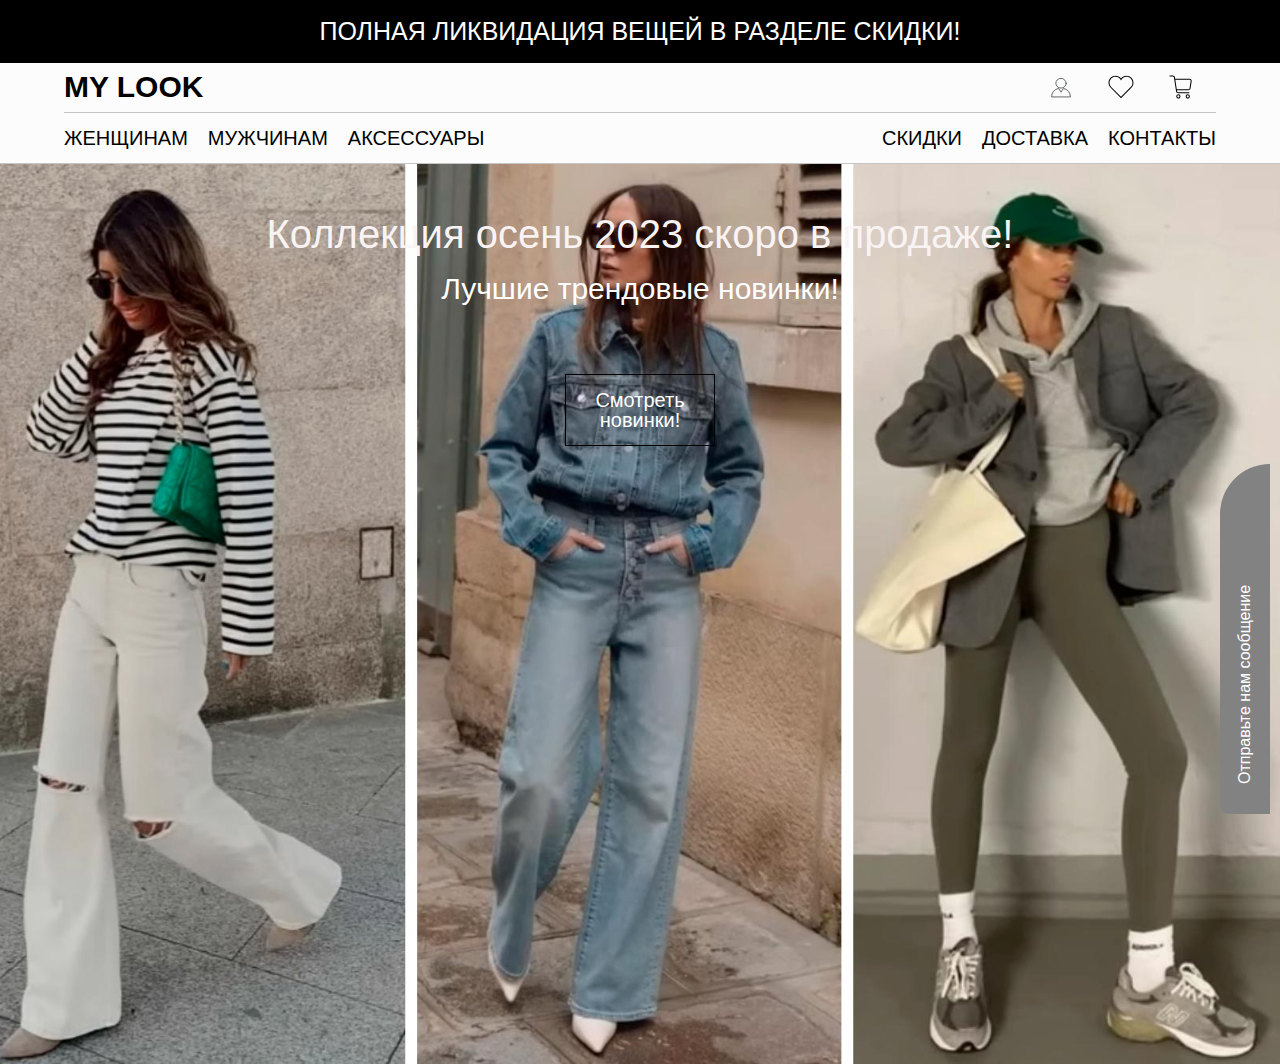
<file: index.html>
<!DOCTYPE html>
<html lang="en">
<head>
    <meta charset="UTF-8">
    <meta name="viewport" content="width=device-width, initial-scale=1.0">
    <title>My Look</title>
    <link rel="stylesheet" href="/css/style.css">
    <link rel="stylesheet" href="/css/style0.css">
</head>
<body>
    <div class="container">
        <div class="header">
            <div class="header__sale">
                <div class="header__wrapper">
                    <h2>ПОЛНАЯ ЛИКВИДАЦИЯ ВЕЩЕЙ В РАЗДЕЛЕ СКИДКИ!</h2>
                </div>
            </div>
            <div class="header__nav">
                <div class="header__wrapper">
                    <div class="header__menu">
                        <div class="menu__icon"><span></span></div>
                        <div class="header__icon-nav" id="icon-nav"></div>
                        <div class="header__logo" id="logo"><a href="index.html">MY LOOK</a></div>
                
                        <div class="header__actions">
                            <div class="icon icon__account" id="icon__account"><img src="/img/svg/account.svg" alt=""></div>
                            <div class="icon icon__favorites" id="icon__favorites"><img src="/img/svg/favorite.svg" alt=""></div>
                            <div class="icon icon__basket" id="icon__basket"><img src="/img/svg/basket.svg" alt=""></div>                            
                            
                        </div>

                    </div>
                    <div class="menu__body">
                        <div class="menu__body_list">
                            <nav class="menu">
                                <div class="menu__items"></div>                     
                                <div class="menu__links"></div>                     
                            </nav>
                        </div>
                        
                    </div>
                    
                </div>
                
            </div>
            
            
        </div>
        <div class="container__submenu">
            <div class="tabs__content">
                <div class="tabs__links">
                    <a href="/index_1.html">свитеры</a>
                    <a href="">костюмы</a>
                    <a href="">платья</a>
                    <a href="">кардиганы</a>
                    <a href="">куртки</a>
                    <a href="">брюки</a>
                    <a href="">туники</a>
                    <a href="">юбки</a>

                </div>
            </div>
            <div class="tabs__content">
                <div class="tabs__links">
                    <a href="">рубашки</a>
                    <a href="">джинсы</a>
                    <a href="">толстовки</a>
                    <a href="">футболки</a>
                    <a href="">брюки</a>
                    <a href="">костюмы</a>
                    <a href="">куртки</a>
                </div>
            </div>
            <div class="tabs__content">
                <div class="tabs__links">
                    <a href="">очки</a>
                    <a href="">рюкзаки</a>
                </div>
            </div>
        </div>


        <div class="section__advert">
            
            <div class="section__preview">
                <div class="section__preview-text">
                    <h1>Коллекция осень 2023 скоро в продаже!</h1>
                    <h3> Лучшие трендовые новинки!</h3>
                    <div class="section__preview-button">
                        Смотреть новинки!
                    </div>  
            </div>

            <div class="button__open__modal">
                <div>Отправьте нам сообщение</div>
            </div>

            <div class="modal__window">
                <form action="" method="" class="popup__message hide">
                    <div class="popup__top">Отправьте нам сообщение
                        <img src="/img/icons8-macos-закрыть-32.png" class="close">
                    </div>
                    <div class="popup__middle">
                        <div class="message">
                            Здравствуйте. 
                        </div>
                        <div class="message">
                            У Вас возникли вопросы? Мы с удовольствием ответим!
                        </div>
                    </div>
                    <div class="popup__bottom">
                        <textarea name="" id="text__message" placeholder="Введите ваше сообщение"></textarea>
                        <button type="submit">Отправить</button>
                    </div>
                </form>
            </div>

            <div class="body__popup__account">
                <div class="popup__account">
                    <div class="content__popup__account">
                        <div class="cansel__icon">
                            <span></span>
                        </div>
                        
                        <p>Моя учетная запись</p>
                        <ul>
                            <li>Авторизация</li>
                            <li>Восстановление пароля</li>
                            <li>Регистрация</li>
                        </ul>
                        <p>Зарегистрироваться</p>
                        <span>Воспользуйтесь преимуществами регистрации:</span>
                        <ul>
                            <li>Заказы: просматривать историю заказов, отслеживать и управлять
                                покупками и возвратами
                            </li>
                        </ul>
                        <button type="button" id="button__registration">Зарегистрироваться !</button>
                    </div>
                </div>

                <div class="modal__registration">
                    <div class="content__modal__registration">
                        <div class="cansel__icon">
                            <span></span>
                        </div>
                        <p>Добро пожаловать в <b>MY LOOK</b></p>
                        <div>
                            <span>Уже есть аккаунт?</span>
                            <button id="btn_1">Войдите</button>                            
                        </div>

                        <input type="text" id="text" placeholder="Введите свое имя">
                        <input type="email" id="email" placeholder="Введите свой email">
                        <div class="checkboxes">
                            <div class="modal__registration_checkboxes">
                                <input type="checkbox" id="check">
                                <label for="check">Подписаться на новости и скидки</label>
                            </div>
                            <div class="modal__registration_checkboxes">
                                <input type="checkbox" id="check-two"> 
                                <label for="check-two">Я даю <a href="">Cогласие на обработку персональных данных</a></label>
                            </div>
                        </div>
                        
                        <span>Нажимая на "Зарегистрироваться" вы соглашаетесь с <a href="">публичной офертой</a></span>
                        <button type="submit" id="btn_2">Зарегистрироваться</button>
                    </div>
                </div>
                <div class="modal__login">
                    <div class="content__modal__login">
                        <div class="cansel__icon">
                            <span></span>
                        </div>
                        <p>Добро пожаловать в <b>MY LOOK</b></p>
                        <div>
                            <span>В первый раз здесь</span>
                            <button id="btn_3">Зарегистрируйтесь</button>
                        </div>
                        <input type="tel" name="" id="tel" placeholder="Введите номер телефона">
                        <button type="submit" id="btn_4">Войти</button>
                        
                    </div>
                </div>


            </div>
            
                         
            
            
            

            
        </div>
        <footer></footer>

    </div>



    <script src="/script/script.js"></script>
</body>
</html>
</file>
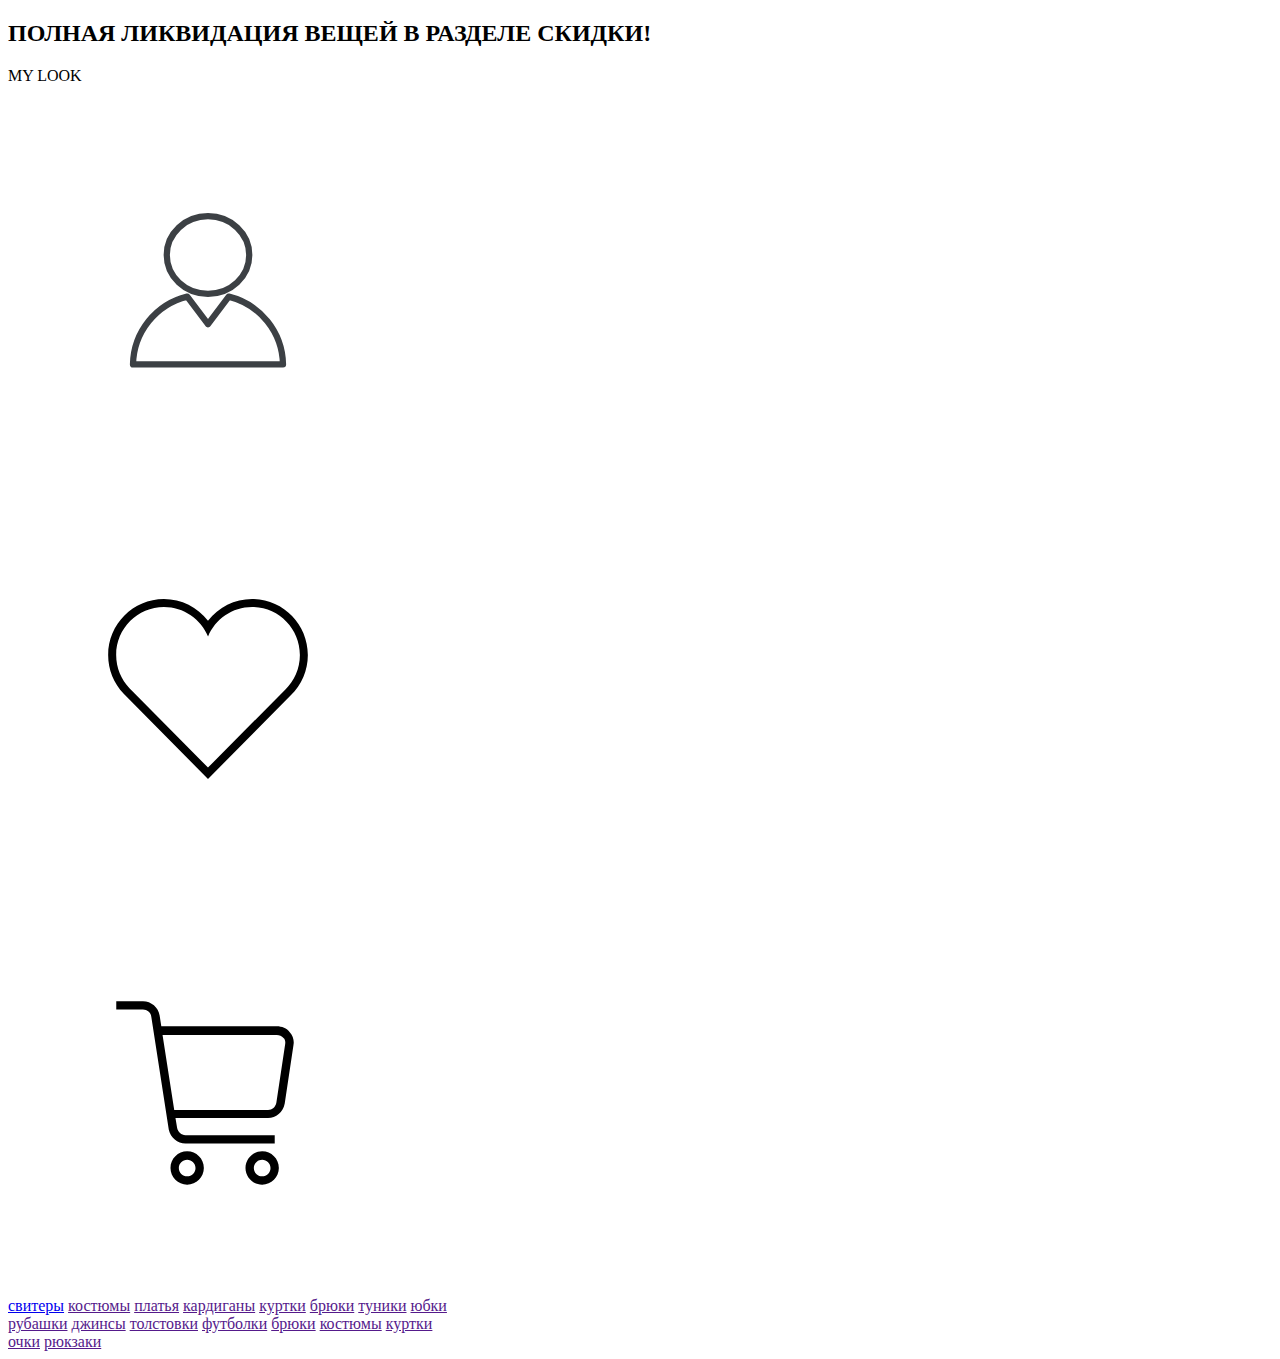
<file: header.html>
<!DOCTYPE html>
<html lang="en">
<head>
    <meta charset="UTF-8">
    <meta name="viewport" content="width=device-width, initial-scale=1.0">
    <title>Document</title>
</head>
<body>
    <div class="container">
        <div class="header">
            <div class="header__sale">
                <div class="header__wrapper">
                    <h2>ПОЛНАЯ ЛИКВИДАЦИЯ ВЕЩЕЙ В РАЗДЕЛЕ СКИДКИ!</h2>
                </div>
            </div>
            <div class="header__nav">
                <div class="header__wrapper">
                    <div class="header__menu">
                        <div class="menu__icon"><span></span></div>
                        <div class="header__icon-nav" id="icon-nav"></div>
                        <div class="header__logo" id="logo">MY LOOK</div>
                
                        <div class="header__actions">
                            <div class="icon icon__account" id="icon__account"><img src="/img/svg/account.svg" alt=""></div>
                            <div class="icon icon__favorites" id="icon__favorites"><img src="/img/svg/favorite.svg" alt=""></div>
                            <div class="icon icon__basket" id="icon__basket"><img src="/img/svg/basket.svg" alt=""></div>                            
                            
                        </div>

                    </div>
                    <div class="menu__body">
                        <div class="menu__body_list">
                            <nav class="menu">
                                <div class="menu__items"></div>                     
                                <div class="menu__links"></div>                     
                            </nav>
                        </div>
                        
                    </div>
                    
                </div>
                
            </div>
        </div>
        <div class="container__submenu">
            <div class="tabs__content">
                <div class="tabs__links">
                    <a href="/index_1.html">свитеры</a>
                    <a href="">костюмы</a>
                    <a href="">платья</a>
                    <a href="">кардиганы</a>
                    <a href="">куртки</a>
                    <a href="">брюки</a>
                    <a href="">туники</a>
                    <a href="">юбки</a>

                </div>
            </div>
            <div class="tabs__content">
                <div class="tabs__links">
                    <a href="">рубашки</a>
                    <a href="">джинсы</a>
                    <a href="">толстовки</a>
                    <a href="">футболки</a>
                    <a href="">брюки</a>
                    <a href="">костюмы</a>
                    <a href="">куртки</a>
                </div>
            </div>
            <div class="tabs__content">
                <div class="tabs__links">
                    <a href="">очки</a>
                    <a href="">рюкзаки</a>
                </div>
            </div>
        </div>
        <footer></footer>

    </div>
</body>
</html>
</file>
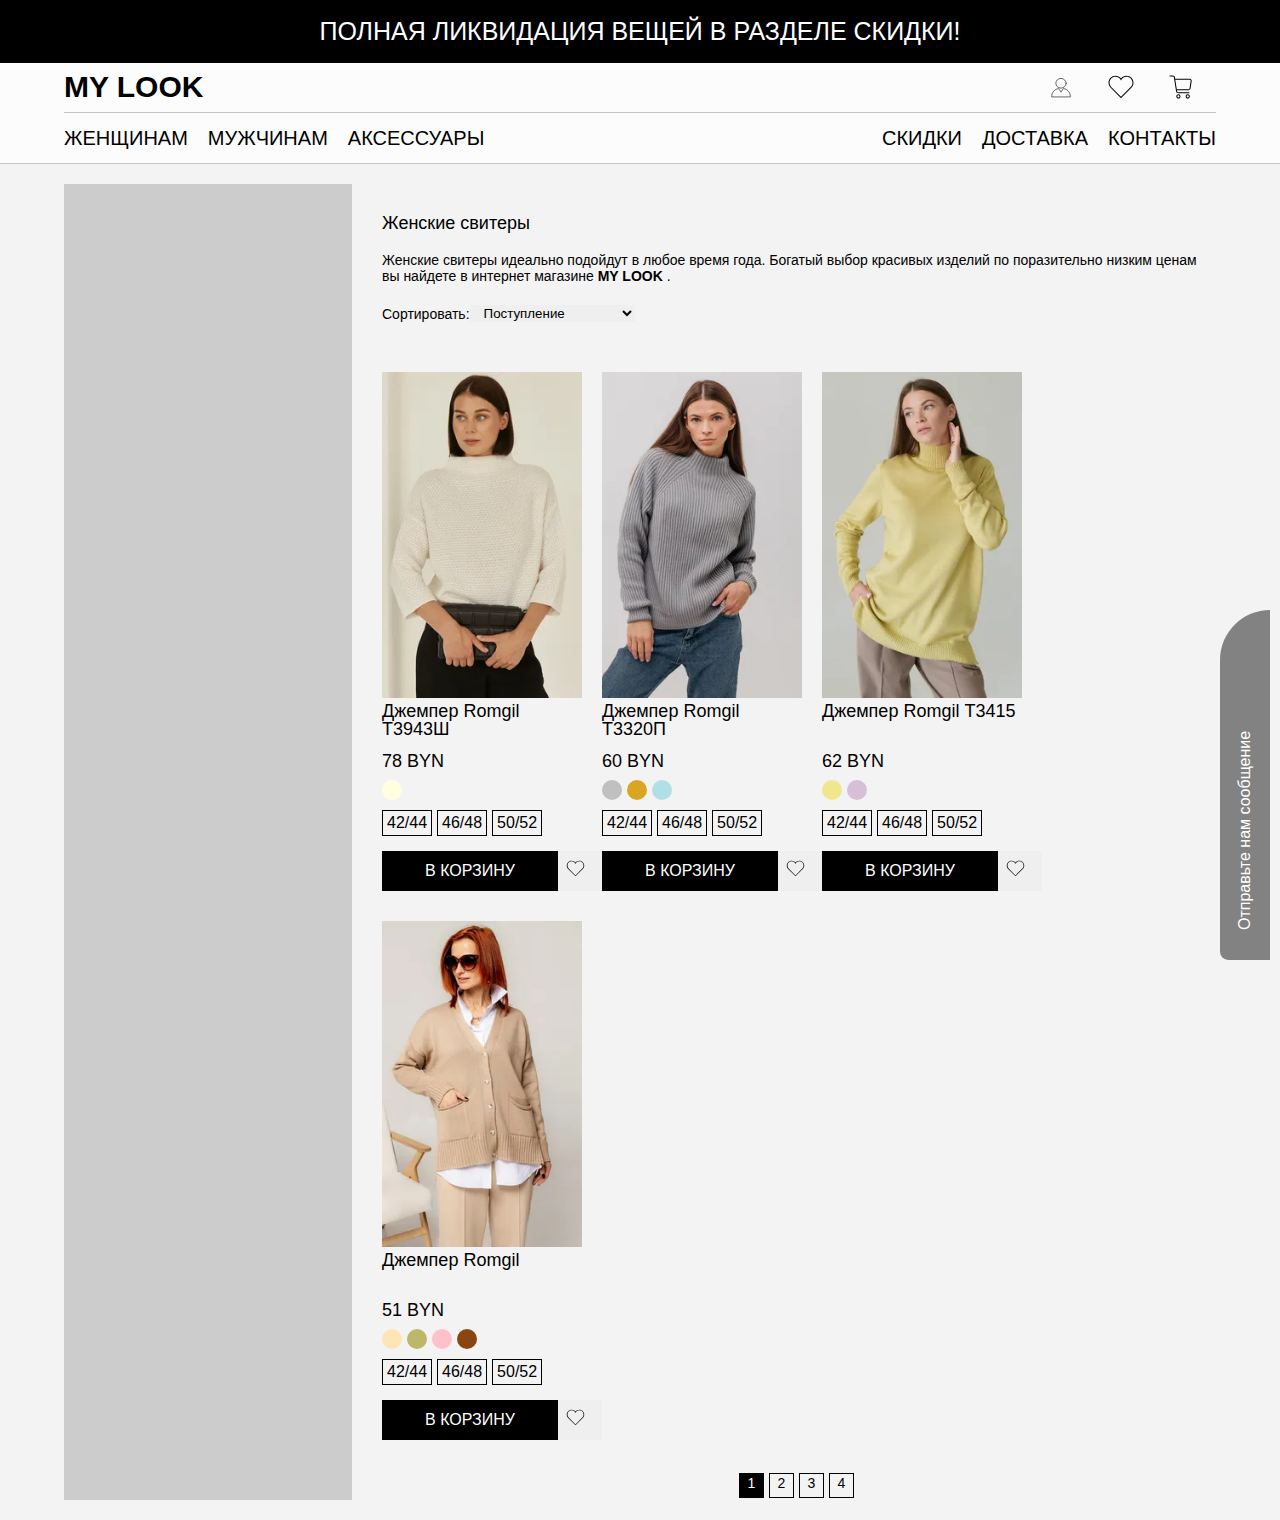
<file: index_1.html>
<!DOCTYPE html>
<html lang="en">
<head>
    <meta charset="UTF-8">
    <meta name="viewport" content="width=device-width, initial-scale=1.0">
    <title>Купить женские свитеры</title>
    <link rel="stylesheet" href="/css/style.css">
    <link rel="stylesheet" href="/css/style0.css">

</head>
<body>
    <div class="container">
        <div class="header">
            <div class="header__sale">
                <div class="header__wrapper">
                    <h2>ПОЛНАЯ ЛИКВИДАЦИЯ ВЕЩЕЙ В РАЗДЕЛЕ СКИДКИ!</h2>
                </div>
            </div>
            <div class="header__nav">
                <div class="header__wrapper">
                    <div class="header__menu">
                        <div class="menu__icon"><span></span></div>
                        <div class="header__icon-nav" id="icon-nav"></div>
                        <div class="header__logo" id="logo"><a href="index.html">MY LOOK</a></div>
                
                        <div class="header__actions">
                            <div class="icon icon__account" id="icon__account"><img src="/img/svg/account.svg" alt=""></div>
                            <div class="icon icon__favorites" id="icon__favorites"><img src="/img/svg/favorite.svg" alt=""></div>
                            <div class="icon icon__basket" id="icon__basket"><img src="/img/svg/basket.svg" alt=""></div>                            
                            
                        </div>

                    </div>
                    <div class="menu__body">
                        <div class="menu__body_list">
                            <nav class="menu">
                                <div class="menu__items"></div>                     
                                <div class="menu__links"></div>                     
                            </nav>
                        </div>
                        
                    </div>
                    
                </div>
                
            </div>
        </div>
        <div class="container__submenu">
            <div class="tabs__content">
                <div class="tabs__links">
                    <a href="/index_1.html">свитеры</a>
                    <a href="">костюмы</a>
                    <a href="">платья</a>
                    <a href="">кардиганы</a>
                    <a href="">куртки</a>
                    <a href="">брюки</a>
                    <a href="">туники</a>
                    <a href="">юбки</a>

                </div>
            </div>
            <div class="tabs__content">
                <div class="tabs__links">
                    <a href="">рубашки</a>
                    <a href="">джинсы</a>
                    <a href="">толстовки</a>
                    <a href="">футболки</a>
                    <a href="">брюки</a>
                    <a href="">костюмы</a>
                    <a href="">куртки</a>
                </div>
            </div>
            <div class="tabs__content">
                <div class="tabs__links">
                    <a href="">очки</a>
                    <a href="">рюкзаки</a>
                </div>
            </div>


        </div>
        
            <div class="button__open__modal">
                <div>Отправьте нам сообщение</div>
            </div>

            <div class="modal__window">
                <form action="" method="" class="popup__message hide">
                    <div class="popup__top">Отправьте нам сообщение
                        <img src="/img/icons8-macos-закрыть-32.png" class="close">
                    </div>
                    <div class="popup__middle">
                        <div class="message">
                            Здравствуйте. 
                        </div>
                        <div class="message">
                            У Вас возникли вопросы? Мы с удовольствием ответим!
                        </div>
                    </div>
                    <div class="popup__bottom">
                        <textarea name="" id="text__message" placeholder="Введите ваше сообщение"></textarea>
                        <button type="submit">Отправить</button>
                    </div>
                </form>
            </div>

            <div class="body__popup__account">
                <div class="popup__account">
                    <div class="content__popup__account">
                        <div class="cansel__icon">
                            <span></span>
                        </div>
                        
                        <p>Моя учетная запись</p>
                        <ul>
                            <li>Авторизация</li>
                            <li>Восстановление пароля</li>
                            <li>Регистрация</li>
                        </ul>
                        <p>Зарегистрироваться</p>
                        <span>Воспользуйтесь преимуществами регистрации:</span>
                        <ul>
                            <li>Заказы: просматривать историю заказов, отслеживать и управлять
                                покупками и возвратами
                            </li>
                        </ul>
                        <button type="button" id="button__registration">Зарегистрироваться !</button>
                    </div>
                </div>

                <div class="modal__registration">
                    <div class="content__modal__registration">
                        <div class="cansel__icon">
                            <span></span>
                        </div>
                        <p>Добро пожаловать в <b>MY LOOK</b></p>
                        <div>
                            <span>Уже есть аккаунт?</span>
                            <button id="btn_1">Войдите</button>                            
                        </div>

                        <input type="text" id="text" placeholder="Введите свое имя">
                        <input type="email" id="email" placeholder="Введите свой email">
                        <div class="checkboxes">
                            <div class="modal__registration_checkboxes">
                                <input type="checkbox" id="check">
                                <label for="check">Подписаться на новости и скидки</label>
                            </div>
                            <div class="modal__registration_checkboxes">
                                <input type="checkbox" id="check-two"> 
                                <label for="check-two">Я даю <a href="">Cогласие на обработку персональных данных</a></label>
                            </div>
                        </div>
                        
                        <span>Нажимая на "Зарегистрироваться" вы соглашаетесь с <a href="">публичной офертой</a></span>
                        <button type="submit" id="btn_2">Зарегистрироваться</button>
                    </div>
                </div>
                <div class="modal__login">
                    <div class="content__modal__login">
                        <div class="cansel__icon">
                            <span></span>
                        </div>
                        <p>Добро пожаловать в <b>MY LOOK</b></p>
                        <div>
                            <span>В первый раз здесь</span>
                            <button id="btn_3">Зарегистрируйтесь</button>
                        </div>
                        <input type="tel" name="" id="tel" placeholder="Введите номер телефона">
                        <button type="submit" id="btn_4">Войти</button>
                        
                    </div>
                </div>
            </div>
        
        <div class="section__ptoducts__list">
            <div class="ptoducts__filters"></div>
            <div class="products__list">
                <p>Женские свитеры</p>
                <span>Женские свитеры идеально подойдут в любое время года. Богатый выбор красивых изделий по поразительно низким ценам вы найдете в интернет магазине <b>MY LOOK</b> .</span>
                <div class="filter__price">
                    <div>Сортировать:</div>
                    <select name="filter__price" id="filter__price">
                        <option value="">Поступление</option>
                        <option value="">Цена по возрастанию</option>
                        <option value="">Цена по убыванию</option>
                    </select>
                </div>
                <div class="product__cards">
                    
                </div>
                <div class="pagination">
                    <ul class="pagination__list">
                        <!-- <li>1</li>
                        <li>2</li>
                        <li>3</li>
                        <li>4</li>
                        <li>5</li> -->
                    </ul>  
                </div>
            </div>
            
        </div>
        <footer></footer>
    </div>
    


    <script src="/script/script.js"></script>
</body>
</html>
</file>
<file: css/style.css>
*{
    font-family:Verdana, Geneva, Tahoma, sans-serif;
}
body._lock{
    overflow: hidden;
}
.container{
    background-color: rgb(243, 243, 243);
    min-height: 100%;
    position: relative;
}
.header {
    display: flex;
    flex-direction: column;
}
.header__sale {
    background-color: black;
    color: #fff;
    padding: 15px 0;
    z-index: 10;
}
.header__wrapper {
    max-width: 90%;
    margin: 0 auto;

}
.header__menu{
    max-height: 50px;
    display: flex;
    justify-content: space-between;
    align-items: center;
    border-bottom: 1px solid #c5c5c5;
}
.header__icon-nav{
    display: none;
}

/* menu */
.menu{
    min-height: 50px;
    display: flex;
    justify-content: space-between;
}
nav.menu{
    display: flex;
}
.header__wrapper h2{
    max-width: 70%;
    font-size: 25px ;
    font-weight: 400;
    line-height: 1.3;
    text-align: center;
    margin: 0 auto ;
}
.header__nav {
    background-color: rgb(252, 252, 252);
    color: #000;
    border-bottom: 1px solid #c5c5c5;
    z-index: 10;
}
.header__logo a {
    font-size: 30px;
    font-weight: 800;
    color: #000;
}
.header__actions {
    display: flex;
    justify-content: flex-end;
    flex-basis: 30%;
}
.icon{
    margin-right: 10px;
}
.icon__account img,.icon__favorites img,.icon__basket img{
    width: 50px;
    height: 50px;
    
}
.icon__account:hover, .icon__favorites:hover, .icon__basket {
    cursor: pointer;
}
.menu__icon{
    display: none;
    
}
.menu__items{
    display: flex;
    height: 50px;
    width: 60%;
    align-items: center;
  
}


.item__style, .link__style{
    font-size: 20px;
    margin-right: 20px;
    display: flex;
    align-items: center;
}
.menu__links{
    display: flex;
    width: 40% ;
    align-items: center;
    justify-content: flex-end;
}
.link__style:last-child{
    margin-right: 0px;
}
.link__style:hover{
    cursor: pointer;
    color: #b4b4b4;
}
.item__style:hover{
    cursor: pointer;
    color: #b4b4b4;
}
.container__submenu{
    height:300px;
    padding-left: 55px;
    padding-top: 30px;
    display: none;
}


.tabs__content{
    animation-name: show-submenu;
    animation-duration: 0.5s;
}
.tabs__links{
    display: flex;
    flex-direction: column;
    width: 200px;
    height: 200px;

    
}
.tabs__links a{
    color: #000;
    font-size: 18px;
    font-weight: 500;
    text-transform: uppercase;
    margin-bottom: 8px;
}
.tabs__links a:hover{
    color: #b4b4b4;
}

@media (max-width:920px) {
  
    .header__menu{
        justify-content: left;
    }
    .header__actions{
        margin-left: auto;
    }
    .header__wrapper h2{
        font-size: 15px;
    }
    
    .menu__icon{
        z-index: 10;
        display: block;
        position: relative;
        width: 30px;
        height: 18px;
        cursor: pointer;
        margin-right: 20px;
    }
    .menu__icon:before,
    .menu__icon:after,
    .menu__icon span{
        left: 0;
        position: absolute;
        height: 10%;
        width: 100%;
        transition: all 0.3s ease 0s;
        background-color: #000;
    }
    .menu__icon:before,
    .menu__icon:after{
        content: "";
    }
    .menu__icon:before{
        top: 0;
    }
    .menu__icon:after{
        bottom: 0;
    }
    .menu__icon span{
        top: 50%;
        transform: scale(1) translate(0px, -50%);
    }
    .menu__body{
        position: fixed;
        z-index: 15;
        background-color: rgba(0, 0, 0, 80%);

        left: -100%;
        width: 100%;
        height: 100%;
    }
    .menu__body._active{
        left: 0;
    }
    .menu__body_list{
        position: fixed;
        z-index: 16;
        background-color: #fff;
        left: -100%;
        width: 40%;
        height: 100%;
        padding: 30px 0px 30px 30px;
        transition: left 0.3s ease 0s;
        

    }
    .menu__body_list._active{
        left: 0;
    }
    nav.menu{
        display: flex;
        flex-direction: column;
    }
    .menu__items,
    .menu__links{
        display: flex;
        flex-direction: column;
        align-items: flex-start;
        
    }

    .menu__items{
        width: 100%;
        height: min-content;
        margin-bottom: 40px;
    }

    .item__style,
    .link__style{
        width: 100%;
        font-family: Verdana, Geneva, Tahoma, sans-serif;
        font-size: 18px;
        display: flex;
        flex-direction: column;
        align-items: flex-start;
        font-weight: 500;
    }
    .link__style{
        margin-bottom: 20px;
    }

    .tabs__content{
        display: block;
        padding-left: 20px;
        padding-bottom: 20px;
    }

    .icon__arrow{
        z-index: 50;
        display: block;
        position: relative;
        width: 15px;
        height: 15px;
        cursor: pointer;
        margin: -12px 20px 20px auto;
        transform: rotate(90deg);
    }
    
    .icon__arrow:before,
    .icon__arrow:after{
        left: 0;
        position: absolute;
        height: 50%;
        width: 10%;
        transition: all 0.3s ease 0s;
        background-color: #000;
        content: "";
    }
    .icon__arrow:before{
        top: 0;
    }
    .icon__arrow:after{
        bottom: 0;
    }
    .icon__arrow:before{
        transform: rotate(-45deg);
    }
    .icon__arrow:after{
        transform: translate(0, -2px) rotate(45deg);
    }
}







/* Section */
.section__advert {
    background-image: url(/img/back.jpg);
    min-width: 100%;
    background-position: center;
    background-repeat: no-repeat;
    background-size: cover;
    height: 100vh;
    background-position-y: top ;
    display: flex;
    justify-content: center;
    padding-top: 50px;
    position: relative;

}
h1, h3{
    display: inline-block;
    margin-bottom: 20px;
}
h1{
    color: #faf3f3;
    font-size: 40px;
    font-weight: 400;
    
}
h3{
    color: #ffffff;
    font-size: 30px;
    font-weight: 300;
}

.section__preview-text {
    display: flex;
    flex-direction: column;
    text-align: center;
    align-items: center;

}
.section__preview-button {
    border: 1px solid #000000;
    padding: 15px 15px;
    font-size: 20px;
    color: #fff;
    max-width: 150px;
    margin-top: 50px;
}
.section__preview-button:hover{
    cursor: pointer;
    background-color: #000;
    color: #fff;
}
/* Popup message */
.modal__window{
    display: none;

}
.button__open__modal{
    position: absolute;
    top: 50%;
    right: -140px;
    display: flex;
    align-items: center;
    width: 350px;
    height: 50px;
    border-radius: 10px 60px 0 0px;
    background-color: #838282;
    font-size: 16px;
    color: #fff;
    padding-left: 30px;
    transform: rotate(-90deg);
}
.button__open__modal:hover{
    opacity: 80%;
    cursor: pointer;
    
}
form.popup__message{
    position: absolute;
    top: 15%;
    right: 40px;
    box-shadow:0px 0px 25px 0px #a7a7a7;
    z-index: 25;

}

.popup__message{
    
    width: 350px;
    height: 500px;
    border-radius: 10px 60px 0 0;
    background-color: #fff;
    display: flex;
    flex-direction: column;

}
.popup__top{
    background-color: #eeeeee;
    flex-basis: 15%;
    border-radius: 10px 60px 0 0 ;
    font-size: 18px;
    color: #666666;
    display: flex;
    align-items: center;
    justify-content: center;
}
.popup__top img{
    margin-left: 20px;
    cursor: pointer;
}
.popup__middle{
    flex-basis: 65%;
    padding: 27px 27px 10px 27px;
    text-align: left;
    display: flex;
    flex-direction: column;
    justify-content: flex-end;
    align-items: flex-start;
    overflow: auto;
    border-bottom: 1px solid #cccccc;
}
.message{
    width: fit-content;
    background-color: #eeeeee;
    border-radius: 15px;
    font-size: 16px;
    color: #666666;
    line-height: 1.2;
    padding: 15px;
    margin: 5px 0 5px;   
}
.popup__bottom{
    flex-basis: 25%;
    display: flex;
    flex-direction: column;
    padding: 15px 27px 15px 27px;
}
.popup__bottom textarea{
    max-width: 100%;
    display: block;
    font-size: 16px;
    color: #666666;
    min-height: 60px;
    max-height: 70px;
    padding: 15px;
    background-color: #f8f8f8;
    margin-bottom: 15px;
    border-radius: 10px;
}
.popup__bottom button{
    max-width: 50%;
    border-radius: 4px;
    height: 30px;
    font-size: 16px;
    color: #666666;
}
.popup__bottom button:hover{
    background-color: #000000;
    color: #fff;
}
/* Popup account */
.body__popup__account {
    position: absolute;
    top: 0;
    right: -100%;
    z-index: 15;
    background-color: rgba(0, 0, 0, 80%);
    width: 100%;
    height: 100%;
}
.body__popup__account._active{
    right: 0;
}


.popup__account {
    position: absolute;
    background-color: #fff;
    z-index: 20;
    top: 0;
    width: 30%;
    min-width: 220px;
    height: 100%;
    right: 0;
    padding: 30px 20px 0 20px;
}
.content__popup__account {
    display: flex;
    flex-direction: column;
}
.content__popup__account p{
    font-size: 18px;
    margin-bottom: 20px;
}
.content__popup__account ul{
    font-size: 14px;
    padding-left: 20px;
    margin-bottom: 20px;
}
.content__popup__account li{
    list-style: disc;
    margin-bottom: 5px;
    line-height: 1.05;
}
.content__popup__account span{
    font-size: 14px;
    margin-bottom: 20px;
}
.content__popup__account button{ 
    height: 40px;
    background-color: #000;
    color: #fff;
}

/* Modal__registration , modal__login*/
.cansel__icon{
    z-index: 30;
    display: block;
    width: 20px;
    height: 20px;
    cursor: pointer;
    margin: 0;
    position: absolute;
    top: 2%;
    right: 4%;
    margin: 5px;
}
.cansel__icon:before,
.cansel__icon:after{
    position: absolute;
    width: 5%;
    height: 100%;
    transition: all 0.3s ease 0s;
    background-color: #000;
}
.cansel__icon:before,
.cansel__icon:after{
    content: "";
}
.cansel__icon:before{
    left: 0;
    transform: rotate(45deg) translateX(13.5px);
    
}
.cansel__icon:after{
    right: 0;
    transform: rotate(-45deg) translateX(-13.5px);
}
.modal__registration, .modal__login{
    max-width: 600px;
    min-width: 400px;
    height: min-content;
    background-color: #fff;
    margin: 5% auto 0;
    padding: 30px;
    display: none;
    position: relative;
}
.content__modal__registration, .content__modal__login {
    display: flex;
    flex-direction: column;
}
.content__modal__registration p,
.content__modal__login p{
    align-self: center;
    font-size: 20px;
    margin-bottom: 20px;
}
.content__modal__registration span,
.content__modal__login p{
    font-size: 16px;
    text-align: left;
}
.content__modal__registration button#btn_1{
    background-color: #000;
    width: 90px;
    color: #fff;
}
.content__modal__login button#btn_3{
    background-color: #000;
    width: 160px;
    color: #fff;
}
.content__modal__login button#btn_3:hover{
    opacity: 0.6;
}
.content__modal__registration button#btn_1:hover{
    opacity: 0.6;
}
.content__modal__registration input#text,
.content__modal__registration input#email,
.content__modal__login input#tel{
    border-bottom: 1px solid #000;
    height: 40px;
    
}
.content__modal__registration input#check,
.content__modal__registration input#check-two{
    width: 20px;
    margin-right: 15px;

}
.modal__registration_checkboxes{
    display: flex;
    align-items: center ;
    

}
.content__modal__registration a{
    text-decoration: underline;
    color: #666666;
    font-size: 14px;
}
.checkboxes{
    width: 100%;
    align-items: flex-start;
    display: flex;
    flex-direction: column;
    margin-bottom: 20px;
    margin-top: 20px;
    
}
.content__modal__registration button#btn_2{
    width: 60%;
    height: 40px;
    align-self: center;
    background-color: #000;
    color: #fff;
    margin-top: 20px;
}
.content__modal__login button#btn_4{
    width: 40%;
    height: 40px;
    align-self: center;
    background-color: #000;
    color: #fff;
    margin-top: 30px;
}
.content__modal__registration button#btn_2,
.content__modal__login button#btn_4:hover{
    opacity: 0.7;
}

.modal__login._active{
    display: block;
}

/* section__ptoducts__list */
.section__ptoducts__list{
    width: 100%;
    height: min-content;
    display: flex;
    padding: 20px 5% 20px;
}
.ptoducts__filters{
    width:25%;
    background-color: #cccccc;
}
.products__list{
    width: 75%;
    padding-left: 30px;

}
.products__list p{
    font-size: 18px;
    margin-top: 30px;
    margin-bottom: 20px;
}
.products__list span{
    display: inline-block;
    font-size: 14px;
    line-height: 1.2;
    margin-bottom: 20px;
}
.filter__price{
    display: flex;
    align-items: center;
    margin-bottom: 50px;
}
.filter__price select{
    padding-left: 10px;
}
.filter__price select:hover{
    cursor: pointer;
}

/* Cards */
.product__cards{
    display: flex;
    max-width: 100%;
    flex-wrap: wrap;
    
}
.product__card-card{
    margin-bottom: 30px;
}
.card__item {
    max-width: 200px;
    display: flex;
    flex-direction: column;
    margin-right: 20px;
    
}
.card__img{
    width: 200px;
    height: 320px;
}
.card__img img{
    max-width: 100%;
    object-fit: cover;
    min-height: 100%;
}

.card__item-title {
    height: 40px;
    font-size: 18px;
    color: #000;
    margin-bottom: 10px;
    margin-top: 10px;
}
.card__item-price {
    font-size: 18px;
   
}
.card__item-color{
    display: flex;
}
.container__color{
    
    width: 20px;
    height: 20px;
    border-radius: 50%;
    margin-right: 5px;
}


.container__color:hover{
    cursor: pointer;
}
.container__color:active{
    border: 1px solid #000;
}
.card__item-size{
    display: flex;
}
.container__size {
    font-size: 16px;
    border: 1px solid #000;
    max-width: min-content;
    padding: 4px;
    margin-bottom: 15px;
    margin-right: 5px;
}
.container__size:hover{
    cursor: pointer;
    opacity: 0.7;
    background-color: #000;
    color: #fff;
}
.container__size:actve{
    background-color: #000;
    color: #fff;
    opacity: 1;
}
.btns{
    display: flex;
    width: 100%;
}
button.btn__addBasket{
    width: 80%;
    height: 40px;
    justify-self: center;
    font-size: 16px;
    text-transform: uppercase;
    background-color: #000;
    color: #fff;
}
button.btn__addBasket:hover{
    opacity: 0.7;
}
.card__item .btns{
    display: flex;
    width: 100%;
    justify-content: space-between;

}
.icon__fav {
    width: 35px;
    height: 35px;
}
.icon__fav:hover{
    cursor: pointer;
}
.icon__fav:active{
    width: 40px;
    height: 40px;
    transition: all 0.1s ease 0s;
}
.icon__fav img{
    max-width: 100%;
}
.card__item-price,
.card__item-color{
    margin-bottom: 10px;
}


/* Pagination */
.pagination {
    display: flex;
    justify-content: center;
    align-items: center;
    width: 80%;
    margin: 0 auto;
    height: 30px;
    

}
.pagination__list{
    display: flex;
}
.pagination__list li{
    display: inline-block;
    text-align: center;
    width: 25px;
    height: 25px;
    margin-right: 5px;
    padding: 2px;
    border: 1px solid #000;
}
.pagination__list li:hover{
    cursor: pointer;
    background-color: #b4b4b4;
}
.pagination__list li.active{
    cursor: pointer;
    background-color: #000;
    color: #fff;
}
</file>
<file: css/style0.css>
/* Обнуление */
*{padding: 0;margin: 0;border: 0;}
*,*:before,*:after{
    -moz-box-sizing: border-box; 
    -webkit-box-sizing: border-box;
    box-sizing: border-box;
}
:focus,:active{outline: none;}
a:focus,a:active{outline: none;}

nav,footer,header,aside{display: block;}

html,body{
    height: 100%;
    width: 100%;
    font-size: 100%;
    line-height: 1;
    font-size: 14px;
    -ms-text-size-adjust: 100%;
    -moz-text-size-adjust: 100%;
    -webkit-text-size-adjust: 100%;
}
input,button,textarea{font-family:inherit;}

input::-ms-clear{display: none;}
button{cursor: pointer;}
button::-moz-focus-inner{padding: 0;border: 0;}
a, a:visited{text-decoration: none;}
ul li{list-style: none;}
img{vertical-align: top;}
/*  */
</file>
